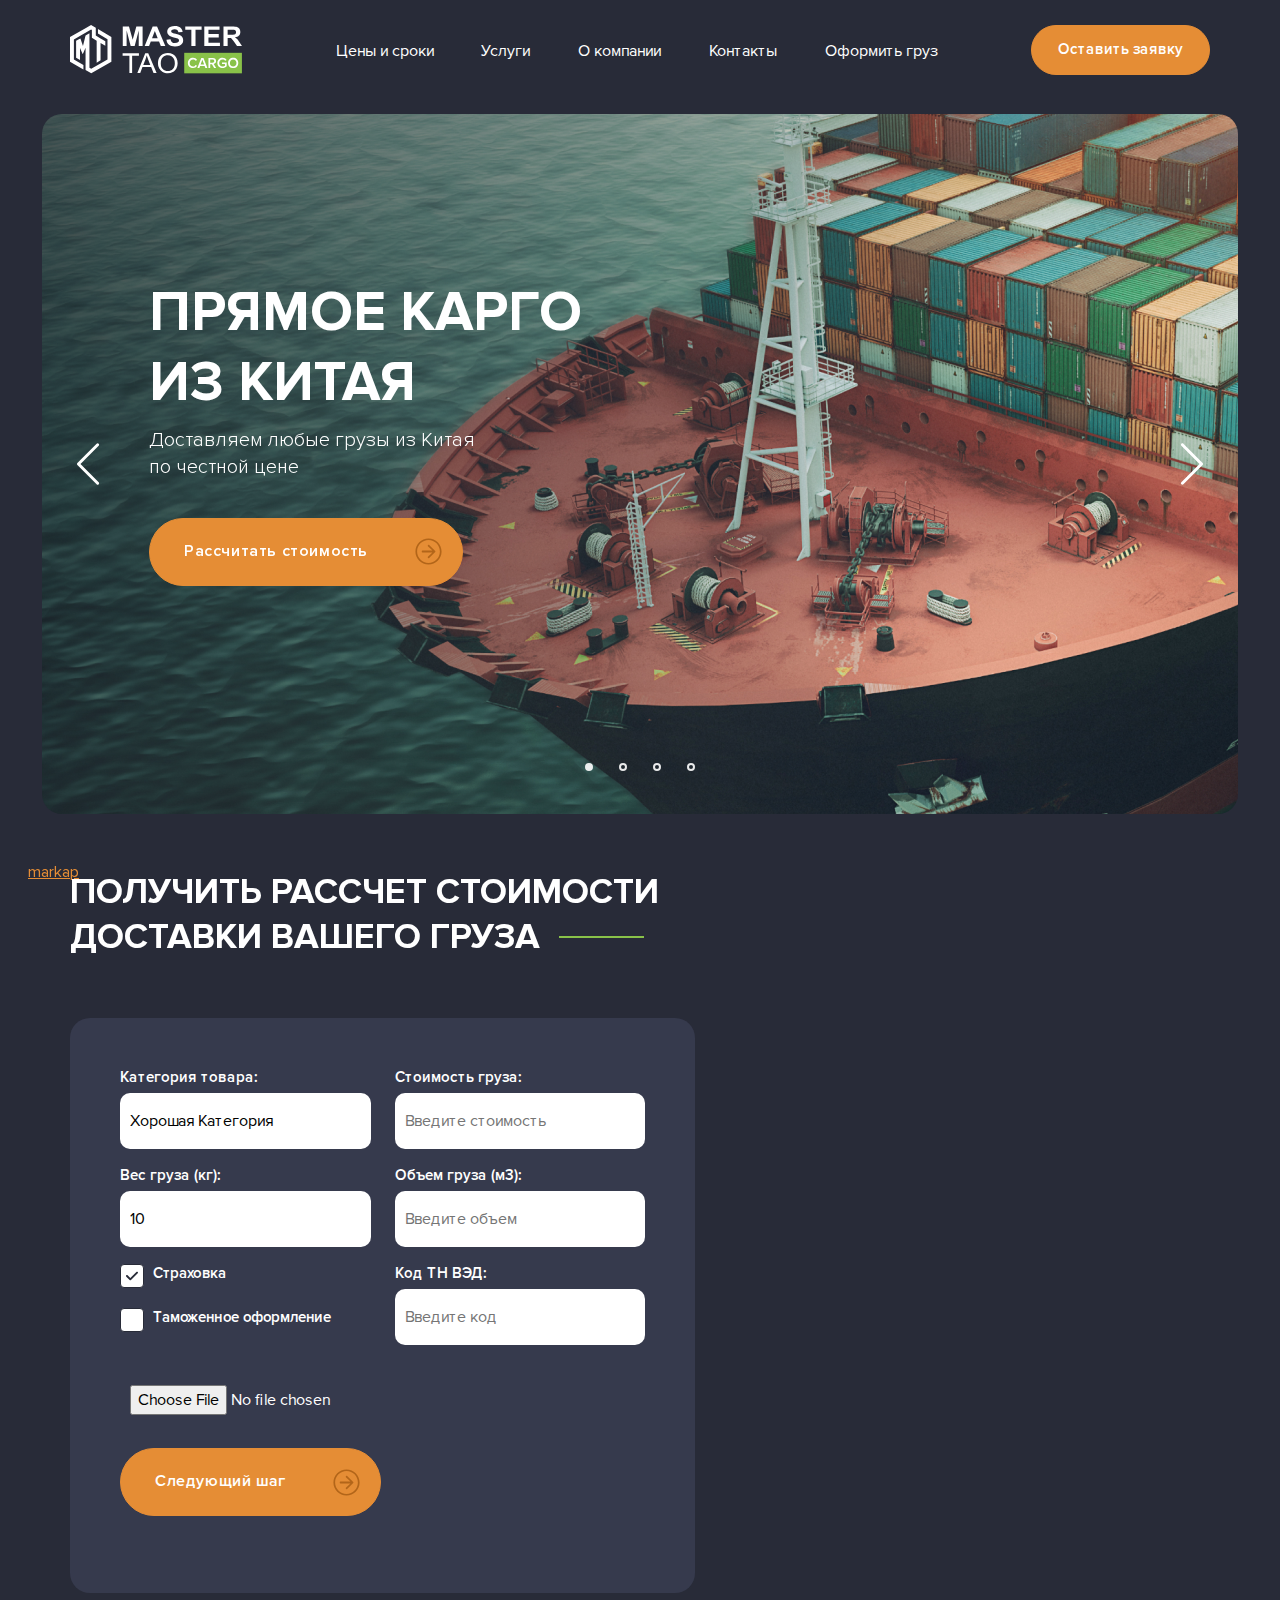
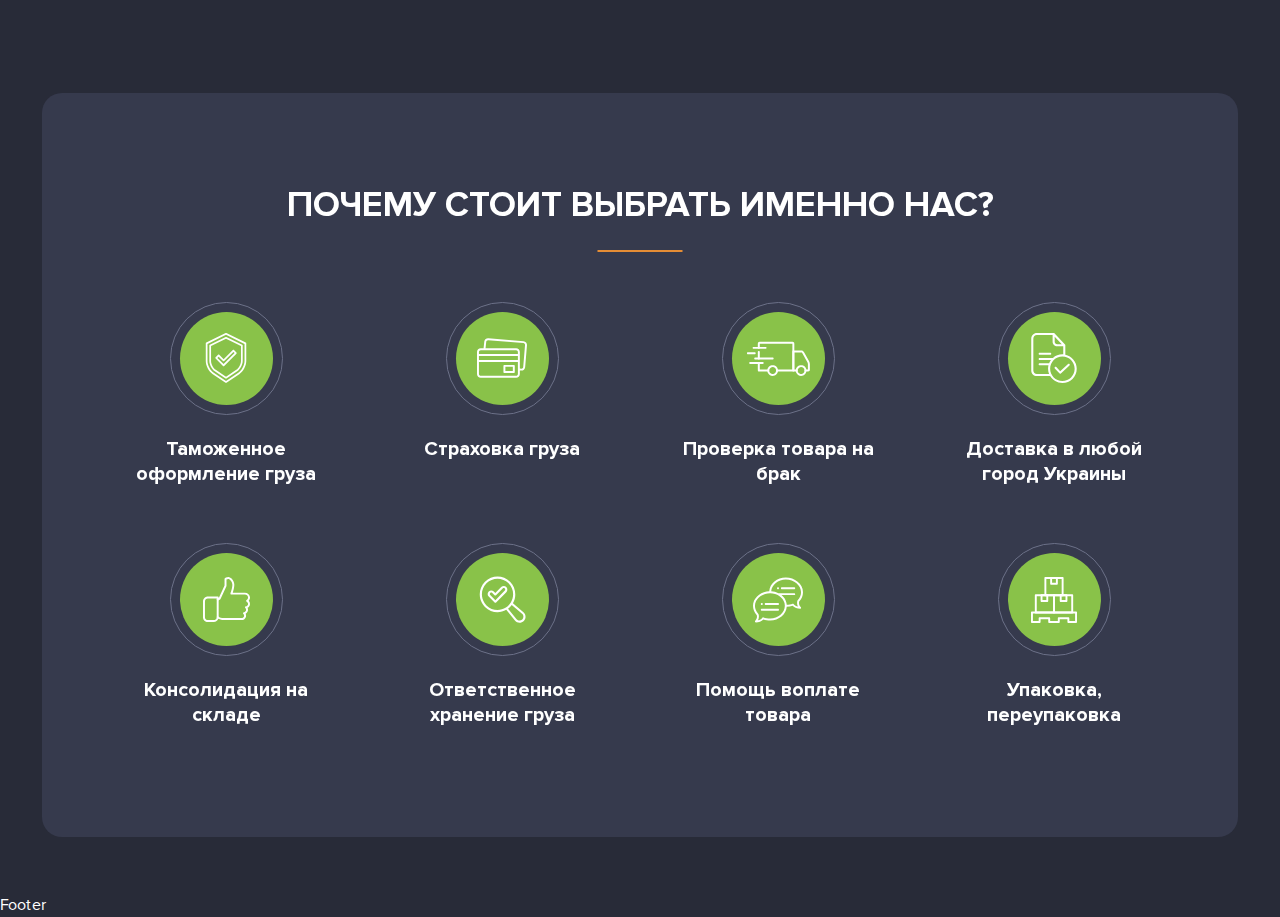
<file: index.html>
<!DOCTYPE html>
<html lang="ru">

<head>
    <meta charset="UTF-8">
    <meta name="theme-color" content="#89C249">
    <meta name="viewport" content="width=device-width,initial-scale=1,user-scalable=no" />
    <title>MasterTao</title>
    <link rel="stylesheet" href="assets/css/bootstrap.min.css">
    <link rel="stylesheet" href="assets/css/jquery.fancybox.min.css">
    <link rel="stylesheet" href="assets/css/slick.css">

    <link rel="stylesheet" type="text/css" href="style.css" />
</head>

<body>
    <a href="markap.html" class="delete" style="position: fixed;bottom: 16px;left: 28px;">markap</a>

    <header>
        <nav class="navbar navbar-expand-lg">
            <div class="container">
                <a class="logo" href="index.html">
                <img src="assets/img/logo.svg" alt="logo">
            </a>

                <button id="hamburger" class="navbar-toggler hamburger hamburger--spring js-hamburger" data-bs-toggle="collapse" data-bs-target="#navbarSupportedContent" aria-controls="navbarSupportedContent" aria-expanded="false" aria-label="Toggle navigation" type="button">
                    <span class="hamburger-box">
                  <span class="hamburger-inner"></span>
                    </span>
                </button>

                <div class="collapse navbar-collapse" id="navbarSupportedContent">
                    <ul class="navbar-nav">
                        <li class="nav-item">
                            <a class="nav-link" href="#">Цены и сроки</a>
                        </li>
                        <li class="nav-item">
                            <a class="nav-link" href="#">Услуги</a>
                        </li>
                        <li class="nav-item">
                            <a class="nav-link" href="#">О компании</a>
                        </li>
                        <li class="nav-item">
                            <a class="nav-link" href="#">Контакты</a>
                        </li>
                        <li class="nav-item">
                            <a class="nav-link" href="#">Оформить груз</a>
                        </li>
                    </ul>
                    <button type="button" class="btn btn-primary">Оставить заявку</button>
                </div>


            </div>
        </nav>
    </header>

    <main class="wrapper home">
        <div class="first-screen">
            <div class="first-screen__item" style="background-image: url(assets/img/first-screen-1.png);">
                <div class="container">
                    <h1 class="first-screen__title">Прямое КАРГО из Китая</h1>
                    <h3 class="first-screen__subtitle">Доставляем любые грузы из Китая по честной цене</h3>
                    <button type="button" class="btn btn-primary btn-lg">Рассчитать стоимость<img src="assets/img/icon-arrow-left.svg" class="icon" alt="icon"></button>
                </div>
            </div>
            <div class="first-screen__item" style="background-image: url(assets/img/first-screen-2.png);">
                <div class="container">
                    <h2 class="first-screen__title">Выкуп товара с ТаоБао, 1688</h2>
                    <h3 class="first-screen__subtitle">Выкуп и доставка товаров с китайских торговых площадок.</h3>
                    <button type="button" class="btn btn-primary btn-lg">Рассчитать стоимость<img src="assets/img/icon-arrow-left.svg" class="icon" alt="icon"></button>
                </div>
            </div>
            <div class="first-screen__item" style="background-image: url(assets/img/first-screen-3.png);">
                <div class="container">
                    <h2 class="first-screen__title">Экспресс авто доставка</h2>
                    <h3 class="first-screen__subtitle">Доставляем любые грузы из Китая по честной цене</h3>
                    <button type="button" class="btn btn-primary btn-lg">Рассчитать стоимость<img src="assets/img/icon-arrow-left.svg" class="icon" alt="icon"></button>
                </div>
            </div>
            <div class="first-screen__item" style="background-image: url(assets/img/first-screen-4.png);">
                <div class="container">
                    <h2 class="first-screen__title">Страховка груза</h2>
                    <h3 class="first-screen__subtitle">Компания - это полный комплекс логистических услуг по доставке грузов из Китая в Украину</h3>
                    <button type="button" class="btn btn-primary btn-lg">Рассчитать стоимость<img src="assets/img/icon-arrow-left.svg" class="icon" alt="icon"></button>
                </div>
            </div>
        </div>
        <div class="first-screen-nav"></div>
        <section class="calculation">
            <div class="container">
                <div class="template-title col-lg-7">
                    <h2>Получить рассчет стоимости доставки вашего груза</h2>
                </div>
                <form class="calculation-form">
                    <div class="row">
                        <div class="col-lg-6">
                            <div class="input-box">
                                <label for="product-category">Категория товара:</label>
                                <input type="text" id="product-category" name="product-category" placeholder="Категория товара" value="Хорошая Категория">
                            </div>
                            <div class="input-box">
                                <label for="product-weight">Вес груза (кг):</label>
                                <input type="number" id="product-weight" name="product-weight" placeholder="Введите вес" value="10">
                            </div>
                        </div>
                        <div class="col-lg-6">
                            <div class="input-box">
                                <label for="product-price">Стоимость груза:</label>
                                <input type="number" id="product-price" name="product-price" placeholder="Введите стоимость">
                            </div>
                            <div class="input-box">
                                <label for="product-volume">Объем груза (м3):</label>
                                <input type="number" id="product-volume" name="product-volume" placeholder="Введите объем">
                            </div>
                        </div>
                    </div>
                    <div class="row">
                        <div class="col-lg-6">
                            <div class="input-box">
                                <div class="check-button">
                                    <input id="Insurance" type="checkbox" checked name="Insurance">
                                    <label for="Insurance">Страховка</label>
                                </div>
                                <div class="check-button">
                                    <input id="checkbox2" type="checkbox" name="terms2">
                                    <label for="checkbox2">Таможенное оформление</label>
                                </div>
                            </div>
                        </div>
                        <div class="col-lg-6">
                            <div class="input-box">
                                <label for="product-tnCode">Код ТН ВЭД:</label>
                                <input type="text" id="product-tnCode" name="product-tnCode" placeholder="Введите код">
                            </div>
                        </div>
                    </div>
                    <div class="row">
                        <div class="col-lg-12">
                            <div class="input-box">
                                <!-- <label for="fname">First name:</label> -->
                                <div id="file-name"></div>
                                <input type="file" id="fileInput" name="file">
                            </div>
                        </div>
                    </div>
                    <div class="row">
                        <div class="col-lg-12">
                            <div class="input-box">
                                <button type="submit" class="btn btn-primary btn-lg">Следующий шаг<img src="assets/img/icon-arrow-left.svg" class="icon" alt="icon"></button>
                            </div>
                        </div>
                    </div>
                </form>
            </div>
        </section>

        <section class="advantages container-fluid">
            <div class="container">
                <div class="template-title">
                    <h2>Почему стоит выбрать именно нас?</h2>
                </div>
                <div id="advanages-slider" class="row advanage-row">
                    <div class="col-lg-3">
                        <div class="advanage">
                            <div class="advanage-img-box">
                                <img src="assets/img/advantage-1.svg" class="advantage-img" alt="advantage-1">
                            </div>
                            <h5 class="advantage-title">Таможенное оформление груза</h5>
                        </div>
                    </div>
                    <div class="col-lg-3">
                        <div class="advanage">
                            <div class="advanage-img-box">
                                <img src="assets/img/advantage-2.svg" class="advantage-img" alt="advantage-1">
                            </div>
                            <h5 class="advantage-title">Страховка груза</h5>
                        </div>
                    </div>
                    <div class="col-lg-3">
                        <div class="advanage">
                            <div class="advanage-img-box">
                                <img src="assets/img/advantage-3.svg" class="advantage-img" alt="advantage-1">
                            </div>
                            <h5 class="advantage-title">Проверка товара на брак</h5>
                        </div>
                    </div>
                    <div class="col-lg-3">
                        <div class="advanage">
                            <div class="advanage-img-box">
                                <img src="assets/img/advantage-4.svg" class="advantage-img" alt="advantage-1">
                            </div>
                            <h5 class="advantage-title">Доставка в любой город Украины</h5>
                        </div>
                    </div>
                    <div class="col-lg-3">
                        <div class="advanage">
                            <div class="advanage-img-box">
                                <img src="assets/img/advantage-5.svg" class="advantage-img" alt="advantage-1">
                            </div>
                            <h5 class="advantage-title">Консолидация на складе</h5>
                        </div>
                    </div>
                    <div class="col-lg-3">
                        <div class="advanage">
                            <div class="advanage-img-box">
                                <img src="assets/img/advantage-6.svg" class="advantage-img" alt="advantage-1">
                            </div>
                            <h5 class="advantage-title">Ответственное хранение груза</h5>
                        </div>
                    </div>
                    <div class="col-lg-3">
                        <div class="advanage">
                            <div class="advanage-img-box">
                                <img src="assets/img/advantage-7.svg" class="advantage-img" alt="advantage-1">
                            </div>
                            <h5 class="advantage-title">Помощь воплате товара</h5>
                        </div>
                    </div>
                    <div class="col-lg-3">
                        <div class="advanage">
                            <div class="advanage-img-box">
                                <img src="assets/img/advantage-8.svg" class="advantage-img" alt="advantage-1">
                            </div>
                            <h5 class="advantage-title">Упаковка, переупаковка </h5>
                        </div>
                    </div>
                </div>
            </div>
        </section>
    </main>
    <footer>
        Footer
    </footer>
    <script src="assets/js/jquery-3.7.1.min.js"></script>
    <script src="assets/js/bootstrap.bundle.min.js"></script>
    <script src="assets/js/jquery.fancybox.min.js"></script>
    <script src="assets/js/slick.min.js"></script>
    <script src="assets/js/custom.js"></script>
</body>

</html>
</file>
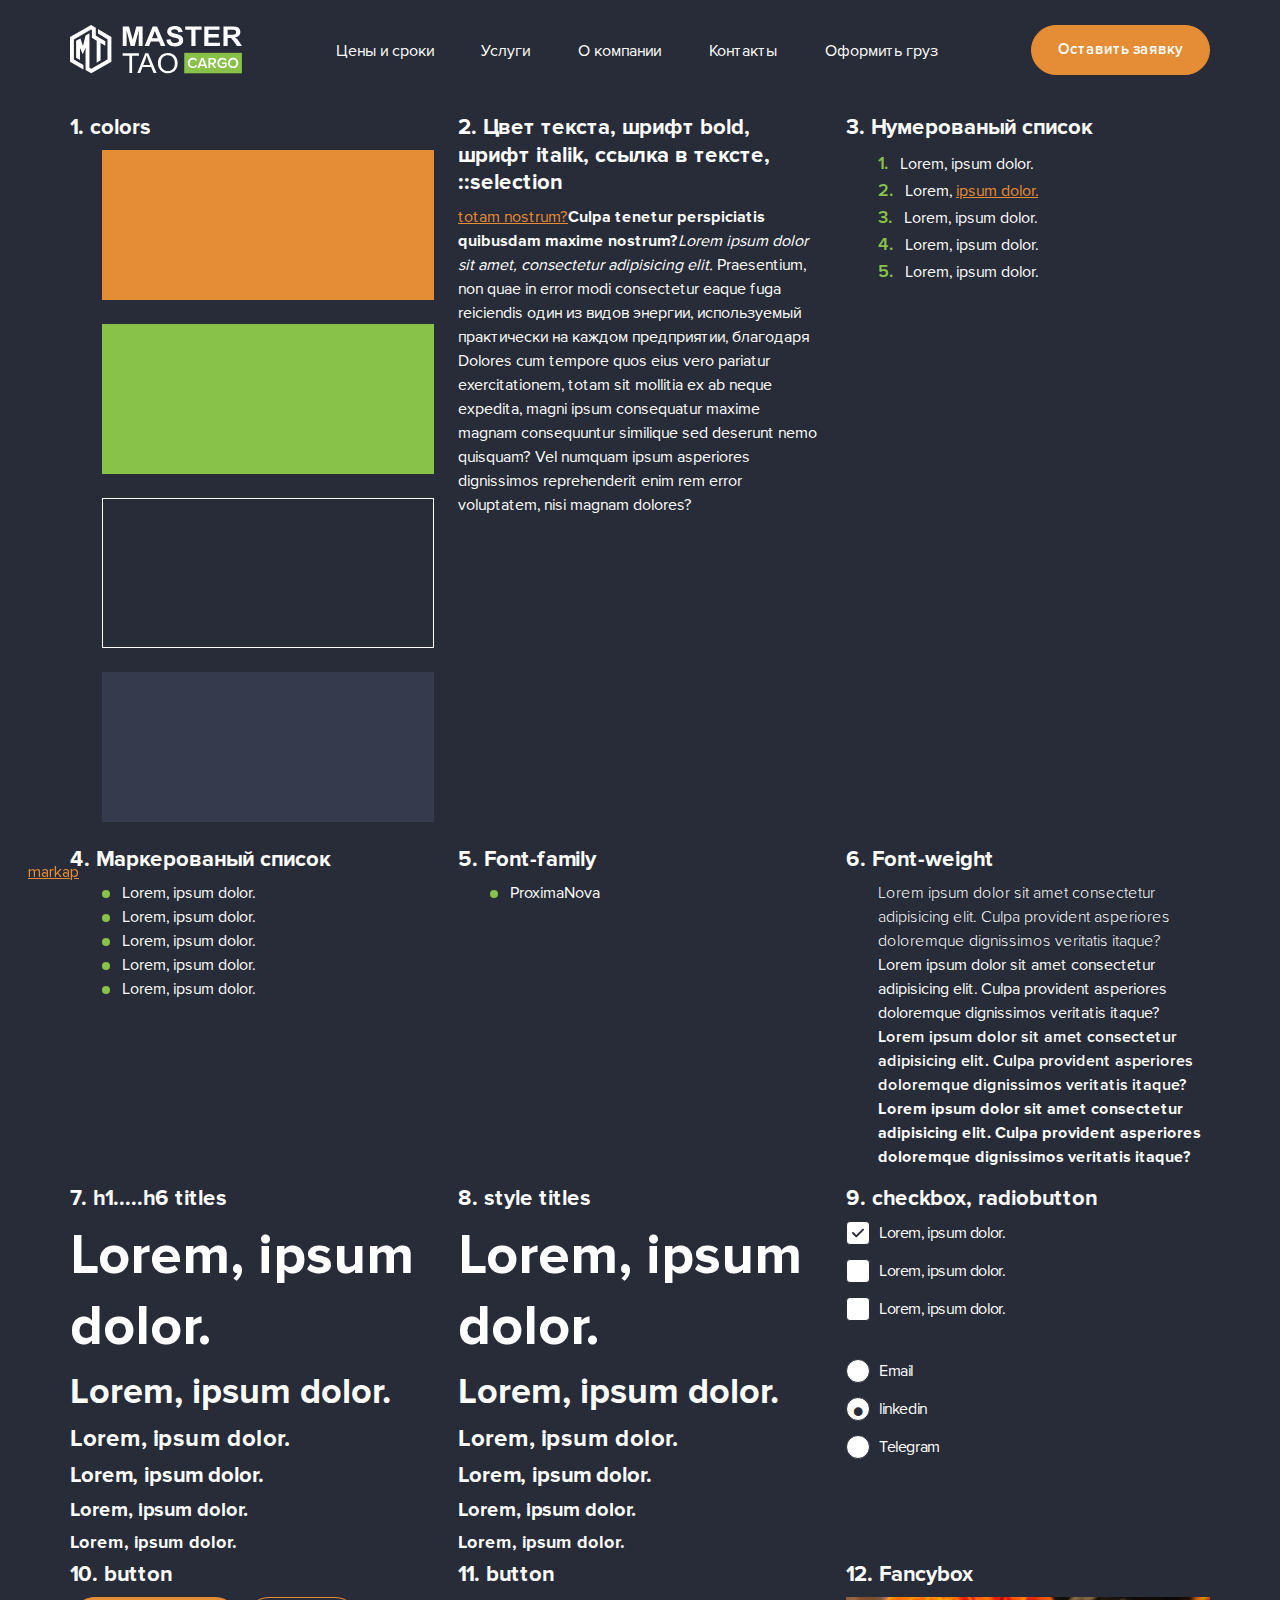
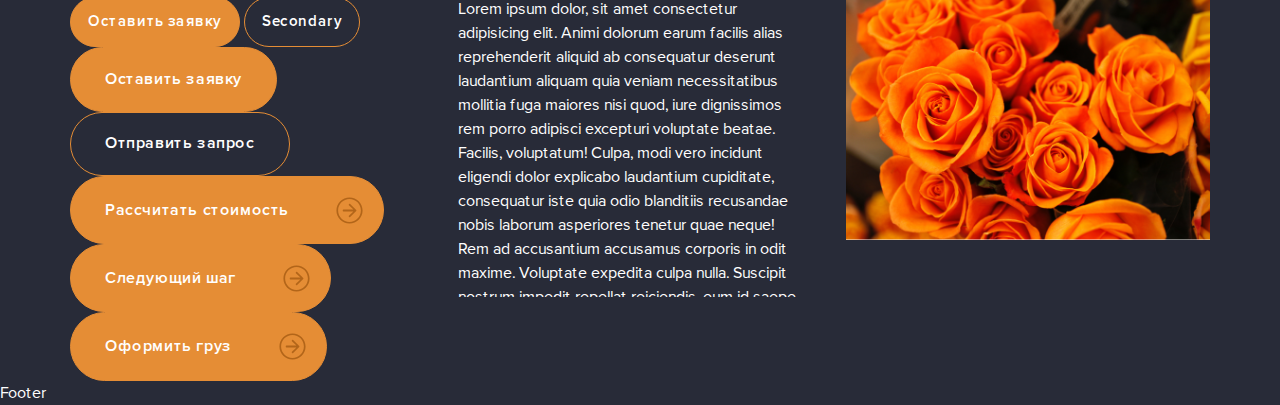
<file: markap.html>
<!DOCTYPE html>
<html lang="ru">

<head>
    <meta charset="UTF-8">
    <meta name="theme-color" content="#89C249">
    <meta name="viewport" content="width=device-width,initial-scale=1,user-scalable=no" />
    <title>MasterTao</title>
    <link rel="stylesheet" href="assets/css/bootstrap.min.css">
    <link rel="stylesheet" href="assets/css/jquery.fancybox.min.css">
    <link rel="stylesheet" href="assets/css/slick.css">

    <link rel="stylesheet" type="text/css" href="style.css" />
</head>

<body>
    <a href="markap.html" class="delete" style="position: fixed;bottom: 16px;left: 28px;">markap</a>

    <header>
        <nav class="navbar navbar-expand-lg">
            <div class="container">
                <a class="logo" href="index.html">
                <img src="assets/img/logo.svg" alt="logo">
            </a>

                <button id="hamburger" class="navbar-toggler hamburger hamburger--spring js-hamburger" data-bs-toggle="collapse" data-bs-target="#navbarSupportedContent" aria-controls="navbarSupportedContent" aria-expanded="false" aria-label="Toggle navigation" type="button">
                    <span class="hamburger-box">
                  <span class="hamburger-inner"></span>
                    </span>
                </button>

                <div class="collapse navbar-collapse" id="navbarSupportedContent">
                    <ul class="navbar-nav">
                        <li class="nav-item">
                            <a class="nav-link" href="#">Цены и сроки</a>
                        </li>
                        <li class="nav-item">
                            <a class="nav-link" href="#">Услуги</a>
                        </li>
                        <li class="nav-item">
                            <a class="nav-link" href="#">О компании</a>
                        </li>
                        <li class="nav-item">
                            <a class="nav-link" href="#">Контакты</a>
                        </li>
                        <li class="nav-item">
                            <a class="nav-link" href="#">Оформить груз</a>
                        </li>
                    </ul>
                    <button type="button" class="btn btn-primary">Оставить заявку</button>
                </div>


            </div>
        </nav>
    </header>

    <main class="wrapper">
        <div class="container">
            <div class="row">
                <div class="col-md-4">
                    <div class="markap__color-box">
                        <h4 class="markap__title">1. colors</h4>
                        <ul>
                            <li class="color-item color-item-1">

                            </li>
                            <li class="color-item color-item-2">

                            </li>
                            <li class="color-item color-item-3">

                            </li>
                            <li class="color-item color-item-4">

                            </li>
                        </ul>
                    </div>


                </div>

                <div class="col-md-4">
                    <div class="markap__text-box">
                        <h4 class="markap__title">2. Цвет текста, шрифт bold, шрифт italik, ссылка в тексте, ::selection</h4>
                        <p> <a href="#">totam nostrum?</a><b>Culpa tenetur perspiciatis quibusdam maxime nostrum?</b><i>Lorem ipsum dolor sit amet, consectetur adipisicing elit.</i> Praesentium, non quae in error modi consectetur eaque fuga reiciendis один из видов энергии, используемый практически на каждом предприятии, благодаря Dolores cum tempore quos eius vero pariatur exercitationem, totam sit mollitia ex ab neque expedita, magni ipsum consequatur maxime magnam consequuntur similique sed deserunt nemo quisquam? Vel numquam ipsum asperiores dignissimos reprehenderit enim rem error voluptatem, nisi magnam dolores?</p>
                    </div>
                </div>
                <div class="col-md-4">
                    <div class="markap__ol-box">
                        <h4 class="markap__title">3. Нумерованый список</h4>
                        <ol>
                            <li>Lorem, ipsum dolor.</li>
                            <li>Lorem, <a href="">ipsum dolor.</a></li>
                            <li>Lorem, ipsum dolor.</li>
                            <li>Lorem, ipsum dolor.</li>
                            <li>Lorem, ipsum dolor.</li>
                        </ol>
                    </div>
                </div>
                <div class="col-md-4">
                    <div class="markap__ol-box">
                        <h4 class="markap__title">4. Маркерованый список</h4>
                        <ul>
                            <li>Lorem, ipsum dolor.</li>
                            <li>Lorem, ipsum dolor.</li>
                            <li>Lorem, ipsum dolor.</li>
                            <li>Lorem, ipsum dolor.</li>
                            <li>Lorem, ipsum dolor.</li>
                        </ul>
                    </div>
                </div>

                <div class="col-md-4">
                    <div class="markap__ol-box">
                        <h4 class="markap__title">5. Font-family</h4>
                        <ul>
                            <li>ProximaNova</li>

                        </ul>
                    </div>
                </div>

                <div class="col-md-4">
                    <div class="markap__ol-box">
                        <h4 class="markap__title">6. Font-weight</h4>
                        <ul>

                            <li class="wf-300">Lorem ipsum dolor sit amet consectetur adipisicing elit. Culpa provident asperiores doloremque dignissimos veritatis itaque?</li>
                            <li class="wf-400">Lorem ipsum dolor sit amet consectetur adipisicing elit. Culpa provident asperiores doloremque dignissimos veritatis itaque?</li>
                            <li class="wf-600">Lorem ipsum dolor sit amet consectetur adipisicing elit. Culpa provident asperiores doloremque dignissimos veritatis itaque?</li>
                            <li class="wf-700">Lorem ipsum dolor sit amet consectetur adipisicing elit. Culpa provident asperiores doloremque dignissimos veritatis itaque?</li>
                        </ul>
                    </div>
                </div>
                <div class="col-md-4">
                    <div class="markap__ol-box">
                        <h4 class="markap__title">7. h1.....h6 titles </h4>
                        <h1>Lorem, ipsum dolor.</h1>
                        <h2>Lorem, ipsum dolor.</h2>
                        <h3>Lorem, ipsum dolor.</h3>
                        <h4>Lorem, ipsum dolor.</h4>
                        <h5>Lorem, ipsum dolor.</h5>
                        <h6>Lorem, ipsum dolor.</h6>
                    </div>
                </div>
                <div class="col-md-4">
                    <div class="markap__ol-box">
                        <h4 class="markap__title">8. style titles</h4>
                        <div class="h1">Lorem, ipsum dolor.</div>
                        <div class="h2">Lorem, ipsum dolor.</div>
                        <div class="h3">Lorem, ipsum dolor.</div>
                        <div class="h4">Lorem, ipsum dolor.</div>
                        <div class="h5">Lorem, ipsum dolor.</div>
                        <div class="h6">Lorem, ipsum dolor.</div>
                    </div>
                </div>

                <div class="col-md-4">
                    <div class="markap__check-box">
                        <h4 class="markap__title">9. checkbox, radiobutton</h4>
                        <div class="check-button">
                            <input id="checkbox1" type="checkbox" checked name="terms">
                            <label for="checkbox1">Lorem, ipsum dolor.</label>
                        </div>
                        <div class="check-button">
                            <input id="checkbox2" type="checkbox" name="terms2">
                            <label for="checkbox2">Lorem, ipsum dolor.</label>
                        </div>
                        <div class="check-button">
                            <input id="checkbox3" type="checkbox" name="terms3">
                            <label for="checkbox3">Lorem, ipsum dolor.</label>
                        </div>

                        <br>

                        <div class="check-button">
                            <input type="radio" id="contactEmail" name="contact" value="email">
                            <label for="contactEmail">Email</label>
                        </div>
                        <div class="check-button">
                            <input type="radio" id="contactLinkedin" name="contact" value="linkedin" checked>
                            <label for="contactLinkedin">linkedin</label>
                        </div>
                        <div class="check-button">
                            <input type="radio" id="contactTelegram" name="contact" value="Telegram">
                            <label for="contactTelegram">Telegram</label>
                        </div>


                    </div>
                </div>
                <div class="col-md-4">
                    <div class="markap__btn-box">
                        <h4 class="markap__title">10. button</h4>
                        <button type="button" class="btn btn-primary">Оставить заявку</button>
                        <button type="button" class="btn btn-secondary">Secondary</button>
                        <button type="button" class="btn btn-primary btn-lg">Оставить заявку</button>
                        <button type="button" class="btn btn-secondary btn-lg">Отправить запрос</button>
                        <button type="button" class="btn btn-primary btn-lg">Рассчитать стоимость<img src="assets/img/icon-arrow-left.svg" class="icon" alt="icon"></button>
                        <button type="button" class="btn btn-primary btn-lg">Следующий шаг<img src="assets/img/icon-arrow-left.svg" class="icon" alt="icon"></button>
                        <button type="button" class="btn btn-primary btn-lg">Оформить груз<img src="assets/img/icon-arrow-left.svg" class="icon" alt="icon"></button>
                    </div>
                </div>
                <div class="col-md-4">
                    <div class="markap__scroll">
                        <h4 class="markap__title">11. button</h4>
                        <div class="scroll">
                            Lorem ipsum dolor, sit amet consectetur adipisicing elit. Animi dolorum earum facilis alias reprehenderit aliquid ab consequatur deserunt laudantium aliquam quia veniam necessitatibus mollitia fuga maiores nisi quod, iure dignissimos rem porro adipisci excepturi voluptate beatae. Facilis, voluptatum! Culpa, modi vero incidunt eligendi dolor explicabo laudantium cupiditate, consequatur iste quia odio blanditiis recusandae nobis laborum asperiores tenetur quae neque! Rem ad accusantium accusamus corporis in odit maxime. Voluptate expedita culpa nulla. Suscipit nostrum impedit repellat reiciendis, eum id saepe aut ipsum assumenda quo omnis excepturi in optio porro placeat ab blanditiis quam tempora. Animi fugit, tempore, iusto quibusdam soluta dolore in eligendi obcaecati labore molestias, ullam corrupti sunt hic voluptatum eveniet? Quos cum, totam illum natus facere ipsam perspiciatis vitae error sit assumenda ab vel esse corporis dolores fugit dolorem repellendus ad architecto mollitia labore tenetur. Sequi, aut! Error a voluptatum accusamus quam quaerat nam non saepe aspernatur! Distinctio sapiente perferendis quod accusantium laudantium est adipisci voluptates. Quod magnam sed enim maiores! Doloribus consequatur ipsam ea officiis omnis commodi dicta alias aspernatur, est laboriosam reprehenderit rerum, pariatur tenetur sed. Quas dolorum quasi fugiat laudantium optio non officia deserunt autem ex eligendi nesciunt ipsa at atque, doloribus veritatis dolorem voluptas tenetur quia nam nisi? Laudantium enim rem eveniet adipisci fugiat similique odio fuga in, hic porro perspiciatis et id quae architecto quo cum nisi facere. Asperiores temporibus ipsam ab aliquid, repellat ea, commodi veniam, amet repellendus fugit iure! Voluptas vel sint eum maxime aperiam nihil officiis autem. Dolor temporibus dignissimos ipsum molestias id harum magni fuga quis voluptates accusantium cumque nulla perspiciatis recusandae mollitia nihil quo ipsa, quisquam, repellendus est maxime accusamus? Dolorem consequuntur iure nihil ex praesentium error illo, impedit nisi neque tempora modi dolores cum aspernatur odit quasi commodi itaque delectus? Quibusdam enim officiis eveniet possimus quisquam modi distinctio?
                        </div>

                    </div>
                </div>
                <div class="col-md-4">
                    <div class="markap__scroll">
                        <h4 class="markap__title">12. Fancybox</h4>
                        <a data-fancybox="gallery-1" href="assets/img/orange-flowers.jpg">
                        <img src="assets/img/orange-flowers-sm.jpg"  class="img-fluid"/>
                    </a>

                    </div>
                </div>
                <div class="col-md-4">

                </div>
            </div>
        </div>
    </main>
    <footer>
        Footer
    </footer>
    <script src="assets/js/jquery-3.7.1.min.js"></script>
    <script src="assets/js/bootstrap.bundle.min.js"></script>
    <script src="assets/js/jquery.fancybox.min.js"></script>
    <script src="assets/js/slick.min.js"></script>
    <script src="assets/js/custom.js"></script>
</body>

</html>
</file>
<file: style.css>
@charset "UTF-8";
/*
Theme Name: CustomTheme
Theme URI: https://wordpress.org/themes/CustomTheme/
Author: the Rost team
Author URI: http://rost.com.ua/
Description: CustomTheme brings your site to life with immersive featured images and subtle animations. Our default theme works great in many languages, for any abilities, and on any device.
Version: 1.0
License: GNU General Public License v2 or later
License URI: http://www.gnu.org/licenses/gpl-2.0.html
Text Domain: CustomTheme
Tags: custom-colors, custom-header, custom-menu, custom-logo, editor-style, featured-images, footer-widgets, post-formats
This theme, like WordPress, is licensed under the GPL.
Use it to make something cool, have fun, and share what you've learned with others.
*/
@font-face {
  font-family: "ProximaNova";
  src: url("./assets/fonts/ProximaNova-Light.ttf") format("truetype");
  font-weight: 300;
  font-style: normal;
  font-display: swap;
}
@font-face {
  font-family: "ProximaNova";
  src: url("./assets/fonts/ProximaNova-Regular.ttf") format("truetype");
  font-weight: 400;
  font-style: normal;
  font-display: swap;
}
@font-face {
  font-family: "ProximaNova";
  src: url("./assets/fonts/ProximaNova-Semibold.ttf") format("truetype");
  font-weight: 600;
  font-style: normal;
  font-display: swap;
}
@font-face {
  font-family: "ProximaNova";
  src: url("./assets/fonts/ProximaNova-Bold.ttf") format("truetype");
  font-weight: 700;
  font-style: normal;
  font-display: swap;
}
.color-item {
  width: 100%;
  height: 150px;
  margin-bottom: 24px;
}

.color-item-1 {
  background-color: #E58D35;
}

.color-item-2 {
  background-color: #89C249;
}

.color-item-3 {
  background-color: #282B38;
  border: 1px solid #fff;
}

.color-item-4 {
  background-color: #363A4D;
}

::selection {
  color: #fff;
  background-color: #89C249;
}

body {
  background-color: #282B38;
  color: #fff;
  font-family: "ProximaNova";
}

a {
  color: #E58D35;
}
a:hover {
  color: #E58D35;
  text-decoration: none;
}

h1, .first-screen__title,
h2,
h3,
h4,
h5,
h6,
.h1,
.h2,
.h3,
.h4,
.h5,
.h6 {
  font-weight: 700;
  line-height: 126%;
}

h1, .first-screen__title,
.h1 {
  font-size: 56px;
}

h2,
.h2 {
  font-size: 36px;
}

h3,
.h3 {
  font-size: 24px;
}

h4,
.h4 {
  font-size: 22px;
}

h5,
.h5 {
  font-size: 20px;
}

h6,
.h6 {
  font-size: 18px;
}

ol {
  counter-reset: li;
}
ol li {
  list-style: none;
}
ol li:not([class]):before {
  content: counter(li, decimal) ".";
  counter-increment: li;
  color: #89C249;
  margin-right: 12px;
  font-weight: 600;
  font-size: 18px;
}

ul li {
  list-style: none;
}
ul li:not([class]):before {
  content: "";
  background-color: #89C249;
  margin-right: 12px;
  width: 8px;
  height: 8px;
  border-radius: 50%;
  display: inline-block;
}

.container {
  max-width: 1170px;
  padding-right: 15px;
  padding-left: 15px;
  margin-right: auto;
  margin-left: auto;
}

.container-xxl {
  max-width: 1820px; /*or 1850px???? =)*/
}

.wf-300 {
  font-weight: 300;
}

.wf-400 {
  font-weight: 400;
}

.wf-600 {
  font-weight: 600;
}

.wf-700 {
  font-weight: 700;
}

.check-button {
  margin-bottom: 14px;
}

/*scss*/
[type=checkbox],
[type=radio] {
  display: none;
}
[type=checkbox]:checked + label:before,
[type=radio]:checked + label:before {
  content: "";
  background: url("data:image/svg+xml,%3Csvg xmlns='http://www.w3.org/2000/svg' width='12' height='12' viewBox='0 0 12 12' fill='none'%3E%3Cpath d='M4.31726 10.3171C4.07378 10.3171 3.83005 10.2243 3.64431 10.0384L0.278815 6.67291C-0.0929384 6.30116 -0.0929384 5.69853 0.278815 5.32677C0.650569 4.95502 1.2532 4.95502 1.62495 5.32677L4.31726 8.01907L10.3751 1.96139C10.7468 1.58975 11.3496 1.58964 11.7211 1.96139C12.0929 2.33314 12.0929 2.93591 11.7211 3.30753L4.99034 10.0384C4.80446 10.2242 4.56084 10.3171 4.31726 10.3171Z' fill='%23282B38'/%3E%3C/svg%3E") center no-repeat #fff;
}
[type=checkbox] + label,
[type=radio] + label {
  display: flex;
  cursor: pointer;
  letter-spacing: -0.4px;
}
[type=checkbox] + label:before,
[type=radio] + label:before {
  content: "";
  display: block;
  background-color: #FFFFFF;
  border: 1px solid #282B38;
  border-radius: 4px;
  width: 24px;
  height: 24px;
  margin-right: 9px;
}
[type=checkbox] + label:hover::before,
[type=radio] + label:hover::before {
  border: 1px solid #E58D35;
}

[type=radio]:checked + label:before {
  content: "•";
  background: #fff;
  font-size: 40px;
  line-height: 21px;
  color: #282B38;
  text-align: center;
}
[type=radio] + label:before {
  border-radius: 50%;
}

.btn {
  font-weight: 600;
  font-size: 15px;
  line-height: 146%;
  border-radius: 90px;
  padding: 13px 17px;
  display: inline-flex;
  align-items: center;
  letter-spacing: 0.6px;
}
.btn:hover .icon {
  filter: invert(100%) sepia(0%) saturate(0%) hue-rotate(49deg) brightness(180%) contrast(101%);
}
.btn:focus-visible {
  box-shadow: none;
}
.btn:focus {
  box-shadow: none;
}

.btn-primary {
  background-color: #E58D35;
  border-color: #E58D35;
}
.btn-primary:hover, .btn-primary:active, .btn-primary:focus {
  background-color: #89C249;
  border-color: #89C249;
}

.btn-secondary {
  background-color: transparent;
  border-color: #E58D35;
}
.btn-secondary:hover, .btn-secondary:active, .btn-secondary:focus {
  background-color: #89C249;
  border-color: #89C249;
}

.btn-lg {
  padding: 19.6px 34px;
  font-size: 16px;
}
.btn-lg .icon {
  margin: 0 -14px 0 47px;
  width: 27px;
  height: 27px;
  transition: 0.3s;
}

/*scroll*/
.scroll {
  height: 300px;
  overflow: auto;
}

.scroll-x::-webkit-scrollbar-thumb {
  background-color: #E58D35;
  border-radius: 5px;
}

.scroll-x::-webkit-scrollbar {
  height: 3px;
  background-color: #fff;
  border: 0px solid #fff;
  border-radius: 5px;
}

.scroll::-webkit-scrollbar {
  margin: 5px;
  width: 7px;
  border-radius: 5px;
}

.scroll::-webkit-scrollbar-thumb {
  background-color: #E58D35;
  background-clip: padding-box;
  border: 0px solid #fff;
  border-radius: 5px;
}
.scroll::-webkit-scrollbar-thumb:hover {
  background-color: #E58D35;
  cursor: pointer;
}

.scroll::-webkit-scrollbar-track {
  border-radius: 5px;
  background-color: #fff;
  cursor: pointer;
}

.scroll::-webkit-scrollbar-corner {
  margin-right: 10px;
}

::-webkit-scrollbar-button {
  background-color: transparent;
  display: none;
}

/* IE */
.scroll {
  scrollbar-face-color: #E58D35;
  scrollbar-shadow-color: #fff;
  scrollbar-highlight-color: #fff;
}

/* FireFox */
.scroll {
  scrollbar-color: #E58D35 #fff;
  padding-right: 15px;
}

.scroll {
  overflow: auto;
}

.scroll-heidden::-webkit-scrollbar {
  width: 0px;
}

.slick-track {
  display: flex;
}

.slick-arrow {
  font-size: 0;
  width: 92px;
  height: 92px;
  border: none;
  background: center no-repeat transparent;
  background-image: url("data:image/svg+xml,%3Csvg width='24' height='42' viewBox='0 0 24 42' fill='none' xmlns='http://www.w3.org/2000/svg'%3E%3Cpath d='M3.40237 41.2538C3.1171 41.5391 2.76051 41.6817 2.36827 41.6817C1.97602 41.6817 1.61943 41.5391 1.33416 41.2538C0.763614 40.6833 0.763614 39.7561 1.33416 39.1856L19.5202 20.9996L1.33416 2.81351C0.763614 2.24296 0.763614 1.31583 1.33416 0.74529C1.9047 0.174747 2.83183 0.174747 3.40237 0.74529L22.6225 19.9654C23.1931 20.536 23.1931 21.4631 22.6225 22.0337L3.40237 41.2538Z' fill='%23ffffff'/%3E%3C/svg%3E%0A");
}
.slick-arrow:hover {
  background-image: url("data:image/svg+xml,%3Csvg width='24' height='42' viewBox='0 0 24 42' fill='none' xmlns='http://www.w3.org/2000/svg'%3E%3Cpath d='M3.40237 41.2538C3.1171 41.5391 2.76051 41.6817 2.36827 41.6817C1.97602 41.6817 1.61943 41.5391 1.33416 41.2538C0.763614 40.6833 0.763614 39.7561 1.33416 39.1856L19.5202 20.9996L1.33416 2.81351C0.763614 2.24296 0.763614 1.31583 1.33416 0.74529C1.9047 0.174747 2.83183 0.174747 3.40237 0.74529L22.6225 19.9654C23.1931 20.536 23.1931 21.4631 22.6225 22.0337L3.40237 41.2538V41.2538Z' fill='%2389C249'/%3E%3C/svg%3E%0A");
}
.slick-arrow.slick-prev {
  transform: rotate(180deg);
}

.slick-dots {
  display: flex;
  justify-content: center;
}

ul.slick-dots {
  padding: 0;
  margin: 0;
}
ul.slick-dots > li {
  margin: 0 13px;
  height: 8px;
  font-size: 0;
}
ul.slick-dots > li:before {
  display: none;
}
ul.slick-dots > li.slick-active button {
  background-color: #fff;
}
ul.slick-dots button {
  font-size: 0;
  padding: 0px;
  border-radius: 50%;
  opacity: 0.9;
  border: 2px solid #FFFFFF;
  width: 8px;
  height: 8px;
  background: transparent;
  outline: none;
}

section, .first-screen {
  margin-top: 0;
  margin-left: auto;
  margin-right: auto;
  margin-bottom: 100px;
  max-width: 1920px;
}
section:last-of-type, .first-screen:last-of-type {
  margin-bottom: 56px;
}
section.container-fluid, .container-fluid.first-screen {
  padding: 90px 85px 100px;
  position: relative;
}
section.container-fluid:before, .container-fluid.first-screen:before {
  content: "";
  border-radius: 20px;
  position: absolute;
  left: 42px;
  right: 42px;
  top: 0;
  height: 100%;
  background-color: #363A4D;
  z-index: -1;
}
section:nth-child(odd) .template-title:after, .first-screen:nth-child(odd) .template-title:after {
  background-color: #E58D35;
}

.template-title {
  text-align: center;
  position: relative;
  padding-bottom: 18px;
  margin-bottom: 50px;
  /*type 3*/
}
.template-title h2 {
  line-height: 124.5%;
  text-transform: uppercase;
  margin-bottom: 6px;
}
.template-title h3 {
  font-weight: 300;
  font-size: 24px;
  line-height: 1.25;
}
.template-title:after {
  content: "";
  position: absolute;
  left: 50%;
  top: calc(100% - 2px);
  transform: translate(-50%, 0);
  width: 85px;
  height: 2px;
  background-color: #89C249;
}
.template-title.col-lg-7 {
  margin-bottom: 35px;
  text-align: left;
}
.template-title.col-lg-7 h2:after {
  content: "";
  position: static;
  display: inline-block;
  width: 85px;
  height: 2px;
  margin: 10px 10px 10px 19px;
  background-color: #89C249;
}
.template-title.col-lg-7:after {
  display: none;
}

.input-row {
  display: flex;
}

.input-column {
  width: 100%;
}

.input-box {
  margin-bottom: 17px;
  display: flex;
  flex-direction: column;
  align-items: flex-start;
}
.input-box label {
  font-weight: 600;
  font-size: 15px;
  line-height: 126%;
  margin-bottom: 6px;
}
.input-box input {
  border-radius: 10px;
  padding: 16px 10px;
  border: none;
  transition: 0.2s;
  width: 100%;
}
.input-box input:focus-visible {
  outline: none;
}
.input-box input:hover {
  box-shadow: 0px 0px 4px 2px #E58D35;
}
.input-box input:focus {
  box-shadow: 0px 0px 4px 2px #89C249;
}

.padding {
  padding-top: 21px; /*для .input-column */
}

.has-checkbox {
  margin-bottom: 6px; /*для input-box*/
}

header .navbar {
  padding: 25px 0 39px;
}
header .navbar-nav {
  max-width: 618px;
  width: 100%;
  display: flex;
  justify-content: space-between;
  margin: 3px auto 0;
}
header .navbar .btn {
  padding: 13px 26px;
  letter-spacing: 0px;
}
header .nav-link {
  color: #fff;
  line-height: 146%;
  /* 23.36px */
}
header .nav-link:hover {
  color: #89C249;
}

.hamburger-inner, .hamburger-inner::before, .hamburger-inner::after {
  background-color: #fff;
}

.hamburger.is-active .hamburger-inner, .hamburger.is-active .hamburger-inner::before, .hamburger.is-active .hamburger-inner::after {
  background-color: #fff;
}

/*burger libary*/
.hamburger {
  transition: 0.15s;
  padding: 0;
}
.hamburger:focus:not(:focus-visible) {
  box-shadow: none;
}

/*
   * Spring
   */
.hamburger--spring .hamburger-inner {
  top: 8px;
  transition: background-color 0s 0.13s linear;
}

.hamburger--spring .hamburger-inner::before {
  top: 11px;
  transition: top 0.1s 0.2s cubic-bezier(0.33333, 0.66667, 0.66667, 1), transform 0.13s cubic-bezier(0.55, 0.055, 0.675, 0.19);
}

.hamburger--spring .hamburger-inner::after {
  top: 22px;
  transition: top 0.2s 0.2s cubic-bezier(0.33333, 0.66667, 0.66667, 1), transform 0.13s cubic-bezier(0.55, 0.055, 0.675, 0.19);
}

.hamburger--spring.is-active .hamburger-inner {
  transition-delay: 0.22s;
  background-color: transparent !important;
}

.hamburger--spring.is-active .hamburger-inner::before {
  top: 0;
  transition: top 0.1s 0.15s cubic-bezier(0.33333, 0, 0.66667, 0.33333), transform 0.13s 0.22s cubic-bezier(0.215, 0.61, 0.355, 1);
  transform: translate3d(0, 10px, 0) rotate(45deg);
}

.hamburger--spring.is-active .hamburger-inner::after {
  top: 0;
  transition: top 0.2s cubic-bezier(0.33333, 0, 0.66667, 0.33333), transform 0.13s 0.22s cubic-bezier(0.215, 0.61, 0.355, 1);
  transform: translate3d(0, 10px, 0) rotate(-45deg);
}

/*2*/
.hamburger.is-active .hamburger-inner,
.hamburger.is-active .hamburger-inner::before,
.hamburger.is-active .hamburger-inner::after {
  background-color: #ffffff;
}

.hamburger-box {
  width: 27px;
  height: 27px;
  display: inline-block;
  position: relative;
}

.hamburger-inner {
  display: block;
  top: 50%;
  margin-top: -2px;
}

.hamburger-inner,
.hamburger-inner::before,
.hamburger-inner::after {
  width: 28px;
  height: 3px;
  background-color: #ffffff;
  border-radius: 4px;
  position: absolute;
  transition-property: transform;
  transition-duration: 0.15s;
  transition-timing-function: ease;
}

.hamburger-inner::before,
.hamburger-inner::after {
  content: "";
  display: block;
}

.hamburger-inner::before {
  top: -10px;
}

.hamburger-inner::after {
  bottom: -10px;
}

.first-screen {
  max-width: calc(100% - 84px);
  position: relative;
}
.first-screen__title {
  margin-bottom: 8px;
  max-width: 463px;
  text-transform: uppercase;
}
.first-screen__subtitle {
  margin-bottom: 37px;
  max-width: 345px;
  font-size: 20px;
  font-style: normal;
  font-weight: 300;
  line-height: 135.5%;
}
.first-screen .first-screen__item {
  display: flex;
}
.first-screen__item {
  min-height: 700px;
  background-repeat: no-repeat;
  background-position: center;
  background-size: cover;
  border-radius: 20px;
  width: 100%;
  margin: 0 auto;
  align-items: center;
  padding-bottom: 64px;
  padding: 0 92px 64px;
}
.first-screen .first-screen-nav {
  position: absolute;
  top: 50%;
  left: 50%;
  transform: translate(-50%, -50%);
  display: flex;
  justify-content: space-between;
  width: 100%;
  max-width: 1568px;
  height: 0;
}
.first-screen .slick-arrow {
  transform: translate(0, -50%);
}
.first-screen .slick-arrow.slick-prev {
  transform: rotate(180deg) translate(0, 50%);
}
.first-screen .slick-dots {
  position: absolute;
  left: 50%;
  transform: translate(-50%, 0);
  bottom: 43px;
}

.calculation-form {
  background: #363A4D;
  border-radius: 20px;
  max-width: 625px;
  padding: 50px 50px 60px;
}

.advanage-row {
  margin-top: -24px;
  margin-bottom: -24px;
}

.advanage {
  display: flex;
  flex-direction: column;
  text-align: center;
  margin: 24px auto;
  max-width: 263px;
  padding: 0 12px;
}
.advanage-img-box {
  width: 93px;
  height: 93px;
  display: flex;
  align-items: center;
  justify-content: center;
  background: #89C249;
  border-radius: 50%;
  margin: 10px auto 32px;
  position: relative;
  padding: 15px;
}
.advanage-img-box:before {
  content: "";
  border: 1px solid #6C7188;
  display: inline-block;
  width: 113px;
  height: 113px;
  position: absolute;
  left: -10px;
  top: -10px;
  border-radius: 50%;
}
.advanage .advantage-img {
  max-width: 100%;
}

#advanages-slider .slick-dots {
  padding: 0;
  margin: 15px 0;
}

@media screen and (max-width: 1199px) {
  header .navbar-nav {
    max-width: 525px;
  }
}
@media screen and (max-width: 991px) {
  h1, .first-screen__title,
  .h1 {
    font-size: 32px;
  }
  h2,
  .h2 {
    font-size: 24px;
  }
  h5,
  .h5 {
    font-size: 18px;
  }
  .container {
    padding: 0 20px;
  }
  header .navbar {
    padding: 16px 0 15px;
  }
  header .navbar .btn {
    margin-bottom: 60px;
    max-width: 295px;
    width: 100%;
    justify-content: center;
    padding: 22px 26px;
    letter-spacing: 0.5px;
  }
  header .navbar-nav {
    margin: 37px auto 21px;
  }
  header .nav-link {
    color: #fff;
    line-height: 222%;
    font-size: 24px;
    padding: 0 0 11px;
  }
  .logo img {
    max-height: 36px;
  }
  #navbarSupportedContent {
    margin: 0 -20px;
    text-align: center;
    background-color: #363A4D;
    transform: translate(0, 16px);
  }
  .first-screen {
    max-width: 100%;
  }
  .first-screen__item {
    min-height: calc(100vh - 67px);
    border-radius: 0;
    margin: 0 auto;
    padding: 0;
    text-align: center;
  }
  .first-screen__item:before {
    content: "";
    position: absolute;
    left: 0;
    top: 0;
    right: 0;
    bottom: 0;
    background-color: rgba(4, 5, 17, 0.0784313725);
    z-index: 1;
  }
  .first-screen__item > .container {
    z-index: 2;
  }
  .first-screen__item .btn {
    width: 295px;
  }
  .first-screen__item .btn.btn-lg .icon {
    margin: 0 -14px 0 37px;
  }
  .first-screen__title {
    font-size: 32px;
    margin: 0 auto 10px;
    padding: 0 20px;
  }
  .first-screen__subtitle {
    font-size: 16px;
    margin: 0 auto 18px;
    padding: 0 30px;
  }
  section.container-fluid,
  .container-fluid.first-screen {
    padding: 54px 0 70px;
    position: relative;
  }
  section.container-fluid:before,
  .container-fluid.first-screen:before {
    border-radius: 0;
    left: 0;
    right: 0;
  }
  .template-title {
    margin-bottom: 45px;
  }
  .advantage-title {
    padding: 0 20px;
    font-weight: 400;
  }
}
/*# sourceMappingURL=style.css.map */
</file>
